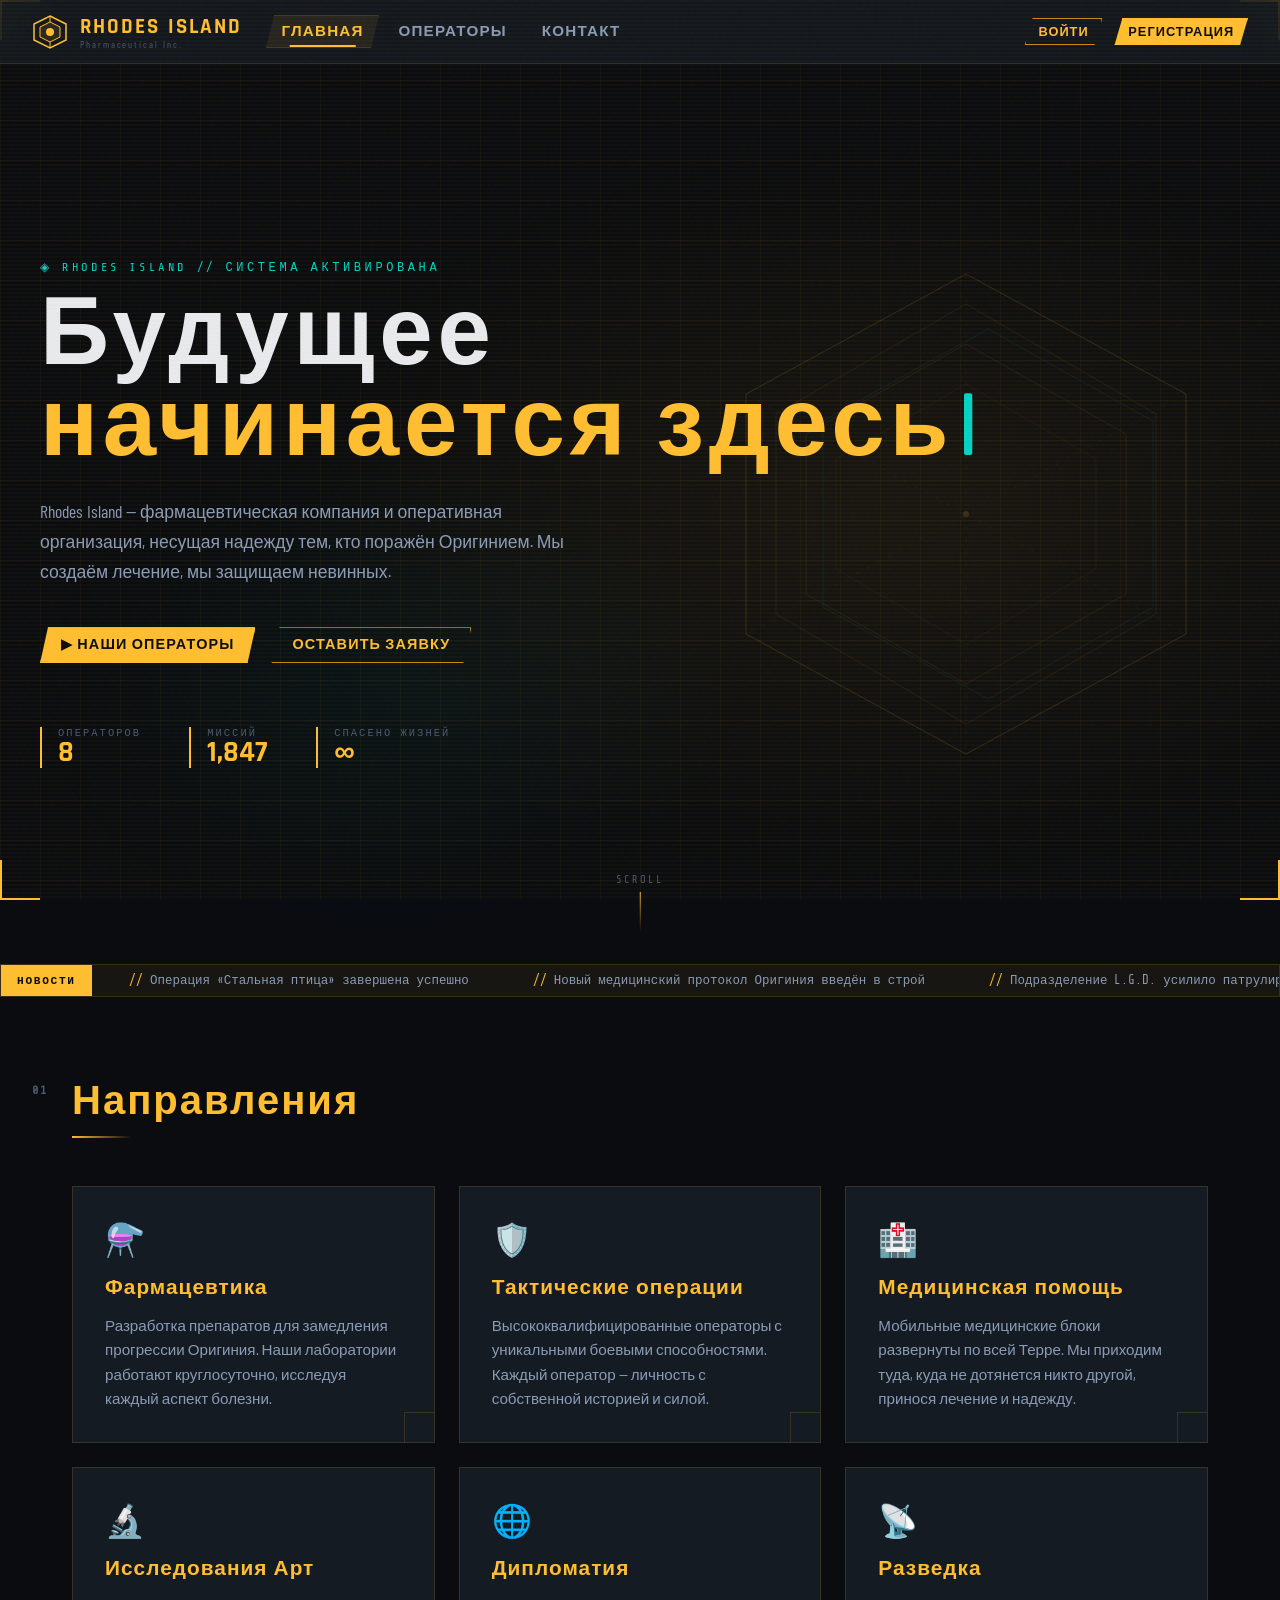
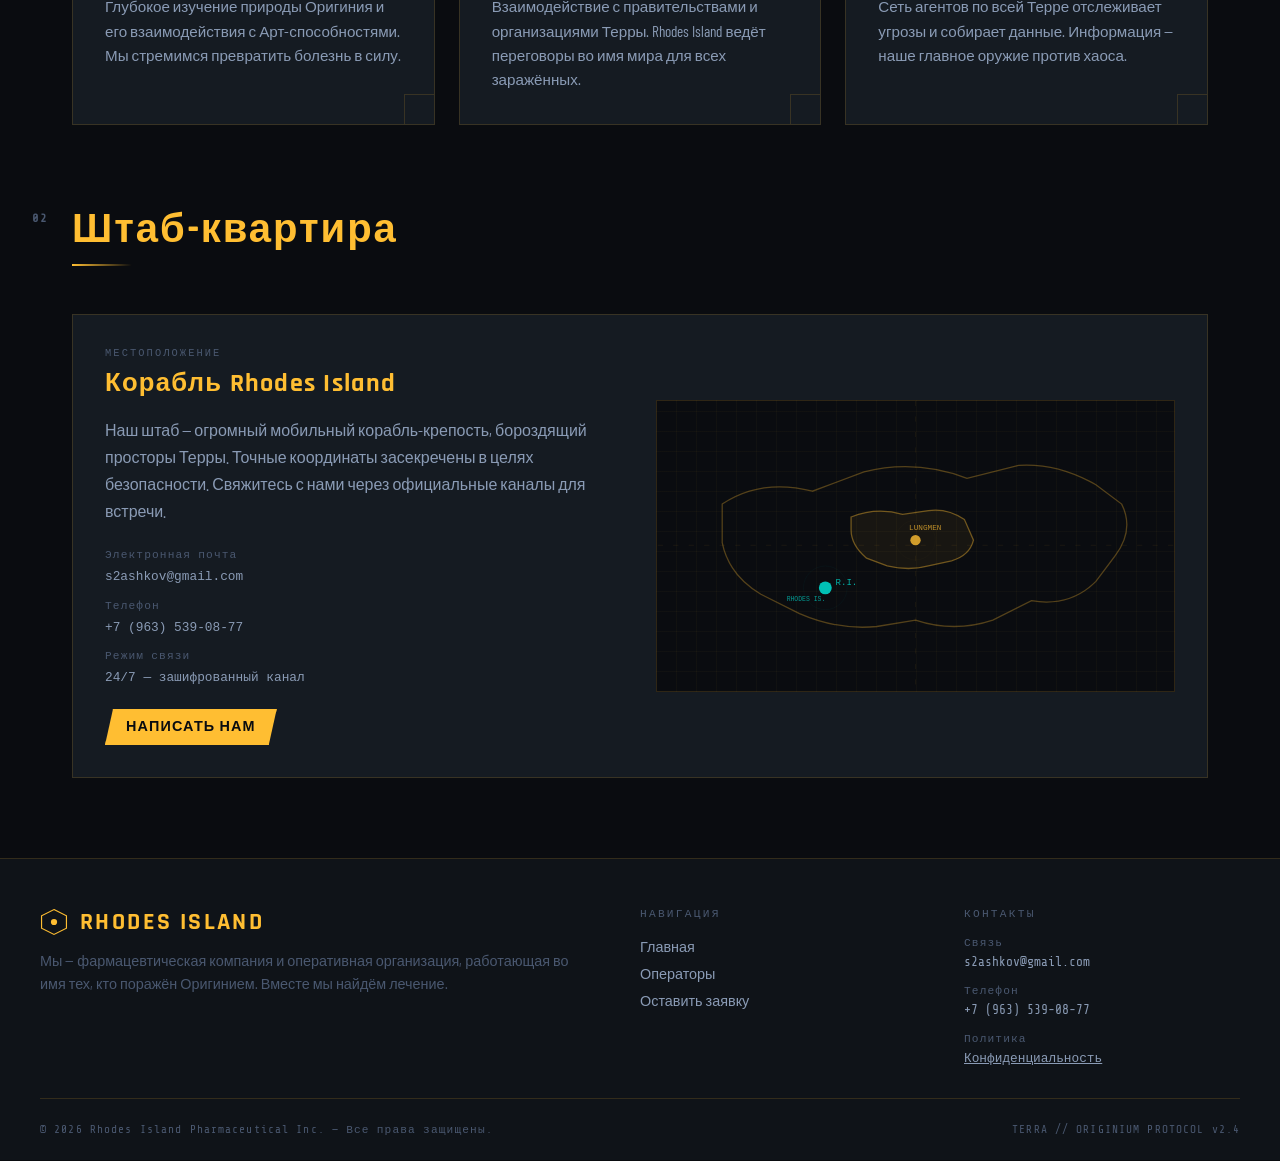
<file: index.html>
<!DOCTYPE html>
<html lang="ru">
<head>
  <meta charset="UTF-8">
  <meta name="viewport" content="width=device-width, initial-scale=1.0">
  <title>Rhodes Island — Главная</title>
  <link rel="stylesheet" href="css/style.css">
  <style>
    /* ── Hero ── */
    .hero {
      min-height: 100vh;
      display: flex; align-items: center;
      position: relative;
      overflow: hidden;
      padding: 0 2rem;
    }
    .hero-bg {
      position: absolute; inset: 0;
      background:
        radial-gradient(ellipse 70% 60% at 70% 50%, rgba(255,190,50,0.06) 0%, transparent 70%),
        radial-gradient(ellipse 40% 40% at 30% 70%, rgba(0,212,200,0.04) 0%, transparent 70%);
    }
    .hero-hex-ring {
      position: absolute;
      right: 5%;
      top: 50%;
      transform: translateY(-50%);
      width: 500px; height: 500px;
      opacity: 0.15;
      animation: hexSpin 40s linear infinite;
    }
    .hero-hex-ring2 {
      position: absolute;
      right: 8%;
      top: 50%;
      transform: translateY(-50%);
      width: 380px; height: 380px;
      opacity: 0.08;
      animation: hexSpin 25s linear infinite reverse;
    }
    .hero-content {
      max-width: 1200px; margin: 0 auto;
      width: 100%;
      position: relative; z-index: 1;
    }
    .hero-eyebrow {
      font-family: 'Share Tech Mono', monospace;
      font-size: 0.75rem;
      letter-spacing: 0.3em;
      color: var(--teal);
      text-transform: uppercase;
      margin-bottom: 1rem;
      animation: fadeInUp 0.6s ease both;
    }
    .hero-title {
      font-size: clamp(3rem, 8vw, 6rem);
      line-height: 0.95;
      margin-bottom: 1.5rem;
      animation: fadeInUp 0.6s ease 0.1s both;
    }
    .hero-title .line1 { display: block; color: var(--text-primary); }
    .hero-title .line2 {
      display: block;
      color: var(--amber);
      position: relative;
      display: inline-block;
    }
    .hero-title .line2::after {
      content: '|';
      animation: dataBlink 1s step-end infinite;
      color: var(--teal);
      margin-left: 4px;
    }
    .hero-desc {
      max-width: 540px;
      font-size: 1.1rem;
      color: var(--text-secondary);
      line-height: 1.7;
      margin-bottom: 2.5rem;
      animation: fadeInUp 0.6s ease 0.2s both;
    }
    .hero-actions {
      display: flex; gap: 1rem; flex-wrap: wrap;
      animation: fadeInUp 0.6s ease 0.3s both;
    }
    .hero-stats {
      display: flex; gap: 3rem;
      margin-top: 4rem;
      animation: fadeInUp 0.6s ease 0.4s both;
    }
    .hero-stat { border-left: 2px solid var(--amber); padding-left: 1rem; }

    /* ── Scroll indicator ── */
    .scroll-indicator {
      position: absolute;
      bottom: 2rem; left: 50%;
      transform: translateX(-50%);
      display: flex; flex-direction: column; align-items: center; gap: 0.4rem;
      color: var(--text-muted);
      font-family: 'Share Tech Mono', monospace;
      font-size: 0.65rem;
      letter-spacing: 0.2em;
      animation: fadeIn 1s ease 1s both;
    }
    .scroll-line {
      width: 1px; height: 40px;
      background: linear-gradient(var(--amber), transparent);
      animation: scanMove 2s ease-in-out infinite;
    }

    /* ── Feature cards ── */
    .features-grid {
      display: grid;
      grid-template-columns: repeat(auto-fit, minmax(280px, 1fr));
      gap: 1.5rem;
    }
    .feature-card {
      padding: 2rem;
      position: relative;
      overflow: hidden;
      cursor: default;
      transition: var(--transition);
    }
    .feature-card:hover { transform: translateY(-4px); }
    .feature-icon {
      font-size: 2rem;
      margin-bottom: 1rem;
      display: block;
    }
    .feature-title {
      font-size: 1.3rem;
      color: var(--amber);
      margin-bottom: 0.75rem;
    }
    .feature-desc { color: var(--text-secondary); font-size: 0.95rem; line-height: 1.6; }
    .feature-card::after {
      content: '';
      position: absolute;
      bottom: 0; right: 0;
      width: 60px; height: 60px;
      border-top: 1px solid var(--border);
      border-left: 1px solid var(--border);
      transform: translate(30px, 30px);
      transition: var(--transition);
    }
    .feature-card:hover::after { transform: translate(0,0); border-color: var(--amber); }

    /* ── News ticker ── */
    .ticker-wrap {
      overflow: hidden;
      background: rgba(255,190,50,0.06);
      border: 1px solid var(--border);
      padding: 0.5rem 0;
      position: relative;
    }
    .ticker-label {
      position: absolute; left: 0; top: 0; bottom: 0;
      background: var(--amber);
      color: var(--bg-deep);
      font-family: 'Share Tech Mono', monospace;
      font-size: 0.7rem;
      font-weight: bold;
      letter-spacing: 0.15em;
      padding: 0 1rem;
      display: flex; align-items: center;
      z-index: 1;
    }
    .ticker-track {
      display: flex;
      animation: tickerMove 30s linear infinite;
      padding-left: 8rem;
    }
    .ticker-track:hover { animation-play-state: paused; }
    .ticker-item {
      white-space: nowrap;
      font-family: 'Share Tech Mono', monospace;
      font-size: 0.78rem;
      color: var(--text-secondary);
      padding-right: 4rem;
    }
    .ticker-item::before { content: '// '; color: var(--amber); }
    @keyframes tickerMove {
      from { transform: translateX(0); }
      to   { transform: translateX(-50%); }
    }

    /* ── Map section ── */
    .map-section {
      background: var(--bg-card);
      border: 1px solid var(--border);
      padding: 2rem;
      position: relative;
      overflow: hidden;
    }
    .map-grid {
      display: grid;
      grid-template-columns: 1fr 1fr;
      gap: 2rem;
      align-items: center;
    }
    .map-visual {
      aspect-ratio: 16/9;
      background:
        repeating-linear-gradient(0deg, transparent, transparent 19px, rgba(255,190,50,0.06) 20px),
        repeating-linear-gradient(90deg, transparent, transparent 19px, rgba(255,190,50,0.06) 20px),
        var(--bg-deep);
      border: 1px solid var(--border);
      position: relative;
      display: flex; align-items: center; justify-content: center;
    }
    .map-dot {
      position: absolute;
      width: 8px; height: 8px;
      background: var(--amber);
      border-radius: 50%;
      box-shadow: 0 0 10px var(--amber);
    }
    .map-dot::after {
      content: '';
      position: absolute; inset: -6px;
      border-radius: 50%;
      border: 1px solid var(--amber);
      animation: cornerPulse 2s ease-in-out infinite;
    }
    @media (max-width: 768px) { .map-grid { grid-template-columns: 1fr; } .hero-hex-ring, .hero-hex-ring2 { display: none; } }
  </style>
</head>
<body>
  <header id="site-header"></header>

  <main>
    <!-- ── Hero ── -->
    <section class="hero">
      <div class="hero-bg"></div>
      <svg class="hero-hex-ring" viewBox="0 0 500 500" fill="none" xmlns="http://www.w3.org/2000/svg">
        <polygon points="250,10 470,130 470,370 250,490 30,370 30,130" stroke="#ffbe32" stroke-width="1" fill="none"/>
        <polygon points="250,40 440,150 440,350 250,460 60,350 60,150" stroke="#ffbe32" stroke-width="0.5" fill="none"/>
        <polygon points="250,80 410,170 410,330 250,420 90,330 90,170" stroke="#ffbe32" stroke-width="0.5" fill="none"/>
        <polygon points="250,120 380,195 380,305 250,380 120,305 120,195" stroke="#ffbe32" stroke-width="0.3" fill="none"/>
        <circle cx="250" cy="250" r="3" fill="#ffbe32"/>
        <line x1="250" y1="10" x2="250" y2="490" stroke="#ffbe32" stroke-width="0.3" stroke-dasharray="4,8"/>
        <line x1="30" y1="130" x2="470" y2="370" stroke="#ffbe32" stroke-width="0.3" stroke-dasharray="4,8"/>
        <line x1="470" y1="130" x2="30" y2="370" stroke="#ffbe32" stroke-width="0.3" stroke-dasharray="4,8"/>
      </svg>
      <svg class="hero-hex-ring2" viewBox="0 0 380 380" fill="none">
        <polygon points="190,5 355,97 355,283 190,375 25,283 25,97" stroke="#00d4c8" stroke-width="1" fill="none"/>
      </svg>

      <div class="hero-content">
        <p class="hero-eyebrow">◈ RHODES ISLAND // СИСТЕМА АКТИВИРОВАНА</p>
        <h1 class="hero-title">
          <span class="line1">Будущее</span>
          <span class="line2 glitch" data-text="начинается здесь">начинается здесь</span>
        </h1>
        <p class="hero-desc">
          Rhodes Island — фармацевтическая компания и оперативная организация, несущая надежду тем, кто поражён Оригинием. Мы создаём лечение, мы защищаем невинных.
        </p>
        <div class="hero-actions">
          <a href="operators.html" class="btn btn-amber">▶ Наши операторы</a>
          <a href="contact.html" class="btn btn-outline">Оставить заявку</a>
        </div>
        <div class="hero-stats">
          <div class="hero-stat">
            <div class="hud-label">Операторов</div>
            <div class="hud-value" id="stat-ops">0</div>
          </div>
          <div class="hero-stat">
            <div class="hud-label">Миссий</div>
            <div class="hud-value">1,847</div>
          </div>
          <div class="hero-stat">
            <div class="hud-label">Спасено жизней</div>
            <div class="hud-value">∞</div>
          </div>
        </div>
      </div>

      <div class="scroll-indicator">
        <span>SCROLL</span>
        <div class="scroll-line"></div>
      </div>
    </section>

    <!-- ── Ticker ── -->
    <div class="ticker-wrap">
      <span class="ticker-label">НОВОСТИ</span>
      <div class="ticker-track">
        <span class="ticker-item">Операция «Стальная птица» завершена успешно</span>
        <span class="ticker-item">Новый медицинский протокол Оригиния введён в строй</span>
        <span class="ticker-item">Подразделение L.G.D. усилило патрулирование Lungmen</span>
        <span class="ticker-item">Rhodes Island объявляет набор новых операторов</span>
        <span class="ticker-item">Конференция Originium Pharmaceutical — Terra City, 17-19 цикла</span>
        <span class="ticker-item">Операция «Стальная птица» завершена успешно</span>
        <span class="ticker-item">Новый медицинский протокол Оригиния введён в строй</span>
        <span class="ticker-item">Подразделение L.G.D. усилило патрулирование Lungmen</span>
        <span class="ticker-item">Rhodes Island объявляет набор новых операторов</span>
        <span class="ticker-item">Конференция Originium Pharmaceutical — Terra City, 17-19 цикла</span>
      </div>
    </div>

    <!-- ── Features ── -->
    <section class="section">
      <h2 class="section-title" data-num="01">Направления</h2>
      <div class="section-line"></div>
      <div class="features-grid">
        <div class="card feature-card anim-fade-up delay-1">
          <span class="feature-icon">⚗️</span>
          <h3 class="feature-title">Фармацевтика</h3>
          <p class="feature-desc">Разработка препаратов для замедления прогрессии Оригиния. Наши лаборатории работают круглосуточно, исследуя каждый аспект болезни.</p>
        </div>
        <div class="card feature-card anim-fade-up delay-2">
          <span class="feature-icon">🛡️</span>
          <h3 class="feature-title">Тактические операции</h3>
          <p class="feature-desc">Высококвалифицированные операторы с уникальными боевыми способностями. Каждый оператор — личность с собственной историей и силой.</p>
        </div>
        <div class="card feature-card anim-fade-up delay-3">
          <span class="feature-icon">🏥</span>
          <h3 class="feature-title">Медицинская помощь</h3>
          <p class="feature-desc">Мобильные медицинские блоки развернуты по всей Терре. Мы приходим туда, куда не дотянется никто другой, принося лечение и надежду.</p>
        </div>
        <div class="card feature-card anim-fade-up delay-4">
          <span class="feature-icon">🔬</span>
          <h3 class="feature-title">Исследования Арт</h3>
          <p class="feature-desc">Глубокое изучение природы Оригиния и его взаимодействия с Арт-способностями. Мы стремимся превратить болезнь в силу.</p>
        </div>
        <div class="card feature-card anim-fade-up delay-5">
          <span class="feature-icon">🌐</span>
          <h3 class="feature-title">Дипломатия</h3>
          <p class="feature-desc">Взаимодействие с правительствами и организациями Терры. Rhodes Island ведёт переговоры во имя мира для всех заражённых.</p>
        </div>
        <div class="card feature-card anim-fade-up" style="animation-delay:0.6s">
          <span class="feature-icon">📡</span>
          <h3 class="feature-title">Разведка</h3>
          <p class="feature-desc">Сеть агентов по всей Терре отслеживает угрозы и собирает данные. Информация — наше главное оружие против хаоса.</p>
        </div>
      </div>
    </section>

    <!-- ── Map/Contact promo ── -->
    <section class="section" style="padding-top:0">
      <h2 class="section-title" data-num="02">Штаб-квартира</h2>
      <div class="section-line"></div>
      <div class="map-section">
        <div class="map-grid">
          <div>
            <p class="hud-label" style="margin-bottom:0.5rem">Местоположение</p>
            <h3 style="font-size:1.6rem;color:var(--amber);margin-bottom:1rem">Корабль Rhodes Island</h3>
            <p style="color:var(--text-secondary);line-height:1.7;margin-bottom:1.5rem">
              Наш штаб — огромный мобильный корабль-крепость, бороздящий просторы Терры. Точные координаты засекречены в целях безопасности. Свяжитесь с нами через официальные каналы для встречи.
            </p>
            <div class="footer-contact" style="gap:0.5rem;margin-bottom:1.5rem">
              <span class="label">Электронная почта</span>
              <span style="font-family:monospace">s2ashkov@gmail.com</span>
              <span class="label" style="margin-top:0.4rem">Телефон</span>
              <span style="font-family:monospace">+7 (963) 539-08-77</span>
              <span class="label" style="margin-top:0.4rem">Режим связи</span>
              <span style="font-family:monospace">24/7 — зашифрованный канал</span>
            </div>
            <a href="contact.html" class="btn btn-amber">Написать нам</a>
          </div>
          <div class="map-visual">
            <svg width="100%" height="100%" viewBox="0 0 400 225" preserveAspectRatio="xMidYMid meet">
              <!-- Stylized Terra map outline -->
              <path d="M50,80 Q80,60 120,70 L160,55 Q200,45 240,60 L280,50 Q310,48 340,65 L360,80 Q370,100 355,120 L340,140 Q320,160 290,155 L260,170 Q230,180 200,170 L170,175 Q140,178 110,165 L80,150 Q55,135 50,110 Z" fill="none" stroke="rgba(255,190,50,0.3)" stroke-width="1"/>
              <path d="M150,90 Q170,82 190,88 L210,85 Q225,83 238,92 L245,108 Q242,120 228,124 L210,128 Q195,132 178,128 L162,122 Q150,112 150,100 Z" fill="rgba(255,190,50,0.06)" stroke="rgba(255,190,50,0.4)" stroke-width="1"/>
              <!-- Lungmen -->
              <circle cx="200" cy="108" r="4" fill="var(--amber)" opacity="0.8"/>
              <circle cx="200" cy="108" r="10" fill="none" stroke="var(--amber)" stroke-width="0.5" opacity="0.4">
                <animate attributeName="r" values="8;16;8" dur="3s" repeatCount="indefinite"/>
                <animate attributeName="opacity" values="0.4;0;0.4" dur="3s" repeatCount="indefinite"/>
              </circle>
              <!-- Rhodes Island ship -->
              <circle cx="130" cy="145" r="5" fill="var(--teal)" opacity="0.9"/>
              <circle cx="130" cy="145" r="12" fill="none" stroke="var(--teal)" stroke-width="0.5">
                <animate attributeName="r" values="8;18;8" dur="2.5s" repeatCount="indefinite"/>
                <animate attributeName="opacity" values="0.5;0;0.5" dur="2.5s" repeatCount="indefinite"/>
              </circle>
              <text x="138" y="143" font-family="monospace" font-size="7" fill="var(--teal)" opacity="0.8">R.I.</text>
              <!-- Labels -->
              <text x="195" y="100" font-family="monospace" font-size="6" fill="var(--amber)" opacity="0.7">LUNGMEN</text>
              <text x="100" y="155" font-family="monospace" font-size="5" fill="var(--teal)" opacity="0.7">RHODES IS.</text>
              <!-- Grid overlay -->
              <line x1="200" y1="0" x2="200" y2="225" stroke="rgba(255,190,50,0.1)" stroke-width="0.5" stroke-dasharray="4,8"/>
              <line x1="0" y1="112" x2="400" y2="112" stroke="rgba(255,190,50,0.1)" stroke-width="0.5" stroke-dasharray="4,8"/>
            </svg>
          </div>
        </div>
      </div>
    </section>
  </main>

  <footer id="site-footer"></footer>

  <script src="js/db.js"></script>
  <script src="js/layout.js"></script>
  <script src="js/app.js"></script>
  <script>
    // Animate stat counter
    document.addEventListener('DOMContentLoaded', () => {
      const target = DB.getOperators().length;
      const el = document.getElementById('stat-ops');
      let cur = 0;
      const step = () => { if (cur < target) { cur++; el.textContent = cur; requestAnimationFrame(step); } };
      setTimeout(step, 800);
    });
  </script>
</body>
</html>
</file>
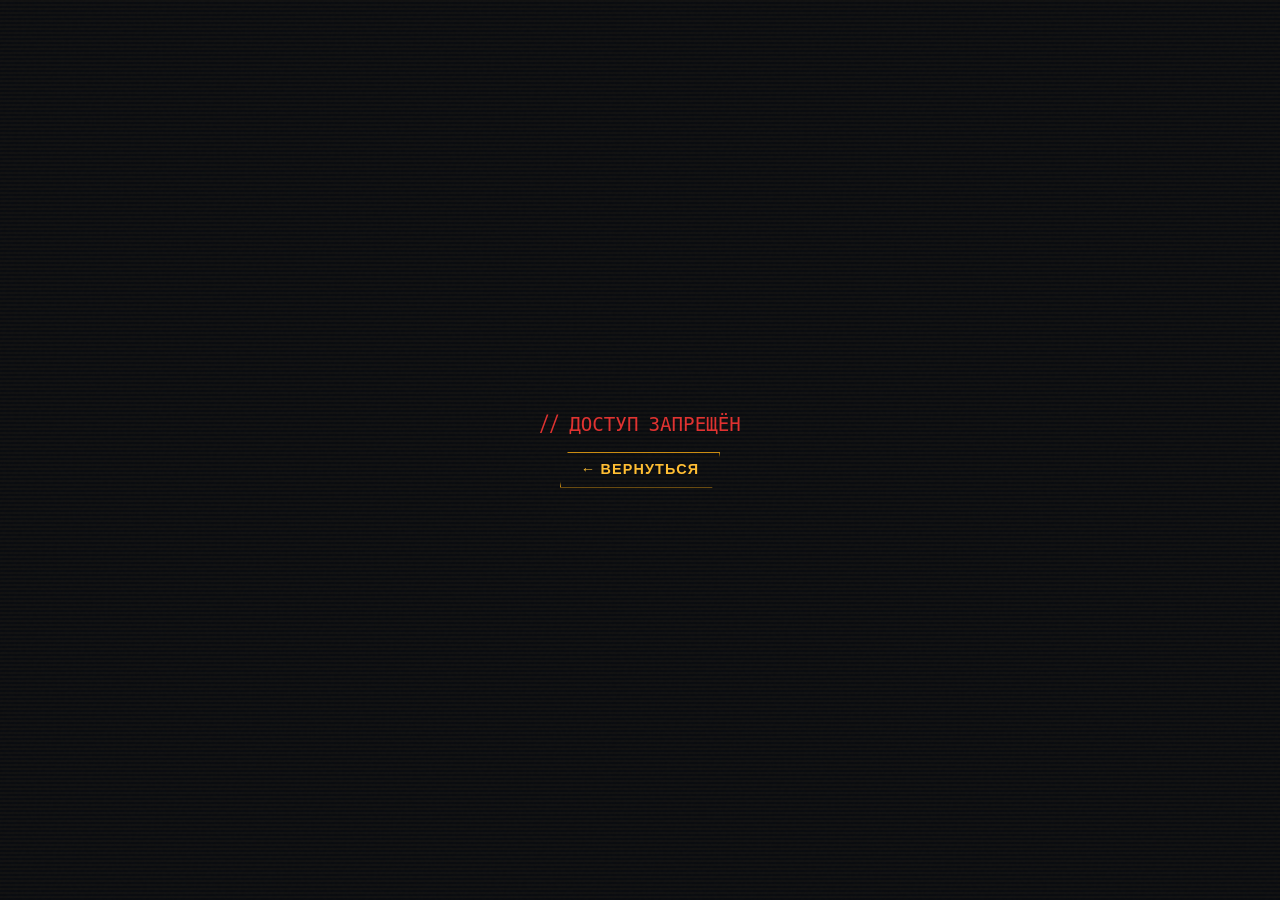
<file: admin.html>
<!DOCTYPE html>
<html lang="ru">
<head>
  <meta charset="UTF-8">
  <meta name="viewport" content="width=device-width, initial-scale=1.0">
  <title>Rhodes Island — Административная панель</title>
  <link rel="stylesheet" href="css/style.css">
  <style>
    .admin-layout {
      display: grid;
      grid-template-columns: 240px 1fr;
      min-height: calc(100vh - 64px);
    }

    /* Sidebar */
    .admin-sidebar {
      background: var(--bg-panel);
      border-right: 1px solid var(--border);
      padding: 1.5rem 0;
      position: sticky; top: 64px;
      height: calc(100vh - 64px);
      overflow-y: auto;
    }
    .sidebar-section-label {
      font-family: 'Share Tech Mono', monospace;
      font-size: 0.65rem; letter-spacing: 0.2em;
      color: var(--text-muted); text-transform: uppercase;
      padding: 0.5rem 1.25rem;
      margin-top: 1rem;
    }
    .sidebar-link {
      display: flex; align-items: center; gap: 0.75rem;
      padding: 0.65rem 1.25rem;
      color: var(--text-secondary);
      font-family: 'Rajdhani', sans-serif;
      font-weight: 600; font-size: 0.95rem;
      letter-spacing: 0.05em;
      cursor: pointer;
      transition: var(--transition);
      border-left: 2px solid transparent;
    }
    .sidebar-link:hover, .sidebar-link.active {
      color: var(--amber);
      background: rgba(255,190,50,0.06);
      border-left-color: var(--amber);
    }
    .sidebar-icon { font-size: 1rem; }
    .sidebar-badge {
      margin-left: auto;
      font-family: 'Share Tech Mono', monospace;
      font-size: 0.65rem;
      background: rgba(255,190,50,0.15);
      color: var(--amber);
      padding: 1px 6px;
      border-radius: 2px;
    }

    /* Main area */
    .admin-main { padding: 2rem; }
    .admin-header {
      display: flex; align-items: center; justify-content: space-between;
      margin-bottom: 2rem;
      padding-bottom: 1rem;
      border-bottom: 1px solid var(--border);
    }
    .admin-title {
      font-size: 1.8rem; color: var(--amber);
    }
    .admin-subtitle {
      font-family: 'Share Tech Mono', monospace;
      font-size: 0.7rem; color: var(--text-muted);
      letter-spacing: 0.15em; margin-top: 0.25rem;
    }

    /* Stats row */
    .stats-row {
      display: grid;
      grid-template-columns: repeat(auto-fit, minmax(160px, 1fr));
      gap: 1rem; margin-bottom: 2rem;
    }
    .stat-card {
      background: var(--bg-card);
      border: 1px solid var(--border);
      padding: 1.25rem;
      position: relative; overflow: hidden;
      transition: var(--transition);
    }
    .stat-card:hover { border-color: var(--border-hot); }
    .stat-card::before {
      content: '';
      position: absolute; bottom: 0; left: 0; right: 0;
      height: 2px;
      background: linear-gradient(90deg, var(--amber), transparent);
    }
    .stat-value { font-size: 2.5rem; color: var(--amber); font-weight: 700; font-family: 'Rajdhani', sans-serif; line-height: 1; }
    .stat-label { font-family: 'Share Tech Mono', monospace; font-size: 0.65rem; color: var(--text-muted); letter-spacing: 0.15em; text-transform: uppercase; margin-top: 0.25rem; }

    /* Panel views */
    .view { display: none; }
    .view.active { display: block; }

    /* Requests table */
    .req-filters { display: flex; gap: 0.5rem; margin-bottom: 1rem; }
    .detail-btn { cursor: pointer; color: var(--teal); font-family: monospace; font-size: 0.8rem; background: none; border: none; }
    .detail-btn:hover { text-decoration: underline; }

    /* Users table */
    .user-avatar { font-size: 1.2rem; }

    /* Log feed */
    .log-feed {
      font-family: 'Share Tech Mono', monospace;
      font-size: 0.78rem;
      color: var(--text-secondary);
      line-height: 2;
    }
    .log-ts { color: var(--text-muted); margin-right: 0.75rem; }
    .log-ok { color: var(--teal); }
    .log-warn { color: var(--amber); }

    @media (max-width: 900px) {
      .admin-layout { grid-template-columns: 1fr; }
      .admin-sidebar { position: static; height: auto; display: flex; flex-wrap: wrap; gap: 0; }
      .sidebar-section-label { display: none; }
    }
  </style>
</head>
<body>
  <header id="site-header"></header>

  <main>
    <div class="admin-layout">
      <!-- Sidebar -->
      <aside class="admin-sidebar">
        <div>
          <div class="sidebar-section-label">Главное</div>
          <div class="sidebar-link active" data-view="dashboard" onclick="switchView('dashboard', this)">
            <span class="sidebar-icon">📊</span> Дашборд
          </div>
          <div class="sidebar-section-label">Данные</div>
          <div class="sidebar-link" data-view="requests" onclick="switchView('requests', this)">
            <span class="sidebar-icon">📋</span> Заявки
            <span class="sidebar-badge" id="badge-req">0</span>
          </div>
          <div class="sidebar-link" data-view="users" onclick="switchView('users', this)">
            <span class="sidebar-icon">👥</span> Пользователи
          </div>
          <div class="sidebar-section-label">Система</div>
          <div class="sidebar-link" data-view="log" onclick="switchView('log', this)">
            <span class="sidebar-icon">📡</span> Системный лог
          </div>
        </div>
      </aside>

      <!-- Main content -->
      <div class="admin-main">
        <div class="admin-header">
          <div>
            <h1 class="admin-title">// Административная панель</h1>
            <p class="admin-subtitle">RHODES ISLAND — CLASSIFIED ACCESS</p>
          </div>
          <span id="current-time" class="hud-label" style="font-family:monospace"></span>
        </div>

        <!-- Dashboard View -->
        <div id="view-dashboard" class="view active">
          <div class="stats-row">
            <div class="stat-card">
              <div class="stat-value" id="s-users">0</div>
              <div class="stat-label">Пользователей</div>
            </div>
            <div class="stat-card">
              <div class="stat-value" id="s-reqs">0</div>
              <div class="stat-label">Заявок всего</div>
            </div>
            <div class="stat-card">
              <div class="stat-value" id="s-pending">0</div>
              <div class="stat-label">Ожидают</div>
            </div>
            <div class="stat-card">
              <div class="stat-value" id="s-approved">0</div>
              <div class="stat-label">Одобрено</div>
            </div>
            <div class="stat-card">
              <div class="stat-value" id="s-ops">0</div>
              <div class="stat-label">Операторов</div>
            </div>
          </div>

          <h3 style="color:var(--amber);font-family:'Rajdhani',sans-serif;font-size:1.2rem;margin-bottom:1rem">Последние заявки</h3>
          <div id="recent-requests"></div>
        </div>

        <!-- Requests View -->
        <div id="view-requests" class="view">
          <h2 style="color:var(--amber);margin-bottom:1rem">Все заявки</h2>
          <div class="req-filters">
            <button class="filter-btn active" data-rf="all" onclick="filterReqs('all',this)">Все</button>
            <button class="filter-btn" data-rf="pending" onclick="filterReqs('pending',this)">Ожидание</button>
            <button class="filter-btn" data-rf="approved" onclick="filterReqs('approved',this)">Одобрено</button>
            <button class="filter-btn" data-rf="rejected" onclick="filterReqs('rejected',this)">Отклонено</button>
          </div>
          <div id="all-requests"></div>
        </div>

        <!-- Users View -->
        <div id="view-users" class="view">
          <h2 style="color:var(--amber);margin-bottom:1rem">Пользователи</h2>
          <div class="panel">
            <table class="data-table" id="users-table">
              <thead>
                <tr>
                  <th>Аватар</th>
                  <th>Позывной</th>
                  <th>Имя</th>
                  <th>Роль</th>
                  <th>Дата регистрации</th>
                </tr>
              </thead>
              <tbody id="users-tbody"></tbody>
            </table>
          </div>
        </div>

        <!-- Log View -->
        <div id="view-log" class="view">
          <h2 style="color:var(--amber);margin-bottom:1rem">Системный лог</h2>
          <div class="panel">
            <div class="log-feed" id="log-feed"></div>
          </div>
        </div>
      </div>
    </div>
  </main>

  <footer id="site-footer"></footer>

  <script src="js/db.js"></script>
  <script src="js/layout.js"></script>
  <script src="js/app.js"></script>
  <script>
    // Guard
    document.addEventListener('DOMContentLoaded', () => {
      if (!DB.isAdmin()) {
        document.querySelector('.admin-layout').innerHTML = `
          <div style="grid-column:1/-1;display:flex;flex-direction:column;align-items:center;justify-content:center;height:60vh;gap:1rem">
            <p style="font-family:'Share Tech Mono',monospace;color:var(--red);font-size:1.2rem">// ДОСТУП ЗАПРЕЩЁН</p>
            <p style="color:var(--text-muted)">Требуются права администратора.</p>
            <a href="index.html" class="btn btn-outline">← На главную</a>
          </div>`;
        return;
      }
      initAdmin();
    });

    let reqFilter = 'all';

    function initAdmin() {
      updateClock();
      setInterval(updateClock, 1000);
      updateStats();
      renderRecentRequests();
      renderAllRequests();
      renderUsers();
      renderLog();
    }

    function updateClock() {
      const el = document.getElementById('current-time');
      if (el) el.textContent = new Date().toLocaleTimeString('ru-RU');
    }

    function updateStats() {
      const users   = DB.getOperators ? [] : [];
      const reqs    = DB.getRequests();
      const allUsers = JSON.parse(localStorage.getItem('ark_users') || '[]');
      const ops     = DB.getOperators();

      document.getElementById('s-users').textContent   = allUsers.length;
      document.getElementById('s-reqs').textContent    = reqs.length;
      document.getElementById('s-pending').textContent = reqs.filter(r => r.status === 'pending').length;
      document.getElementById('s-approved').textContent= reqs.filter(r => r.status === 'approved').length;
      document.getElementById('s-ops').textContent     = ops.length;
      document.getElementById('badge-req').textContent = reqs.filter(r => r.status === 'pending').length;
    }

    function renderRecentRequests() {
      const el  = document.getElementById('recent-requests');
      const all = DB.getRequests().slice(-5).reverse();
      if (!all.length) { el.innerHTML = '<p style="color:var(--text-muted);font-family:monospace;font-size:0.85rem">// Заявок пока нет</p>'; return; }
      el.innerHTML = buildReqTable(all);
    }

    function renderAllRequests() {
      const el  = document.getElementById('all-requests');
      const all = DB.getRequests();
      const filtered = reqFilter === 'all' ? all : all.filter(r => r.status === reqFilter);
      if (!filtered.length) { el.innerHTML = '<p style="color:var(--text-muted);font-family:monospace;font-size:0.85rem;padding:1rem">// Заявок нет</p>'; return; }
      el.innerHTML = buildReqTable(filtered.reverse(), true);
    }

    function buildReqTable(reqs, showActions = false) {
      const statusLabel = { pending: 'Ожидание', approved: 'Одобрено', rejected: 'Отклонено' };
      const typeLabel = { medical:'Медицинская', recruitment:'Вступление', tactical:'Тактическая', research:'Исследование', other:'Другое' };
      return `
        <div class="panel" style="padding:0;overflow:auto">
          <table class="data-table">
            <thead><tr>
              <th>Дата</th><th>Автор</th><th>Тема</th><th>Тип</th><th>Статус</th>
              ${showActions ? '<th>Действия</th>' : ''}
            </tr></thead>
            <tbody>
              ${reqs.map(r => `
                <tr>
                  <td>${new Date(r.createdAt).toLocaleDateString('ru-RU')}</td>
                  <td><strong style="color:var(--text-primary)">${r.displayName}</strong><br><span style="font-family:monospace;font-size:0.7rem;color:var(--text-muted)">${r.username}</span></td>
                  <td style="max-width:200px">${r.subject}</td>
                  <td><span class="chip">${typeLabel[r.type] || r.type}</span></td>
                  <td><span class="status-badge status-${r.status}">${statusLabel[r.status]}</span></td>
                  ${showActions ? `
                    <td style="white-space:nowrap">
                      <button class="detail-btn" onclick="viewRequest(${r.id})">Детали</button>
                      ${r.status === 'pending' ? `
                        <button class="detail-btn" style="color:var(--teal)" onclick="changeStatus(${r.id},'approved')">✓</button>
                        <button class="detail-btn" style="color:var(--red)" onclick="changeStatus(${r.id},'rejected')">✕</button>
                      ` : ''}
                    </td>` : '<td></td>'}
                </tr>
              `).join('')}
            </tbody>
          </table>
        </div>`;
    }

    function viewRequest(id) {
      const r = DB.getRequests().find(r => r.id === id);
      if (!r) return;
      const statusLabel = { pending: 'Ожидание', approved: 'Одобрено', rejected: 'Отклонено' };
      Modal.open(`
        <div class="modal-header">
          <span class="modal-title">// ЗАЯВКА #${r.id}</span>
          <button class="modal-close" onclick="Modal.close()">✕</button>
        </div>
        <div class="modal-body">
          <div style="display:grid;grid-template-columns:1fr 1fr;gap:1rem;margin-bottom:1.5rem">
            <div><div class="hud-label">Автор</div><div style="color:var(--text-primary);font-weight:600">${r.displayName}</div><div style="font-family:monospace;font-size:0.75rem;color:var(--text-muted)">${r.username}</div></div>
            <div><div class="hud-label">Дата</div><div style="color:var(--text-primary)">${new Date(r.createdAt).toLocaleString('ru-RU')}</div></div>
            <div><div class="hud-label">Тема</div><div style="color:var(--text-primary)">${r.subject}</div></div>
            <div><div class="hud-label">Статус</div><span class="status-badge status-${r.status}">${statusLabel[r.status]}</span></div>
          </div>
          <div class="hud-label" style="margin-bottom:0.5rem">Сообщение</div>
          <div style="background:var(--bg-deep);border:1px solid var(--border);padding:1rem;color:var(--text-secondary);line-height:1.7;font-size:0.9rem">${r.message}</div>
          ${r.status === 'pending' ? `
            <div style="display:flex;gap:0.75rem;margin-top:1.5rem">
              <button class="btn btn-teal btn-sm" onclick="changeStatus(${r.id},'approved');Modal.close()">✓ Одобрить</button>
              <button class="btn btn-danger btn-sm" onclick="changeStatus(${r.id},'rejected');Modal.close()">✕ Отклонить</button>
            </div>` : ''}
        </div>
      `);
    }

    function changeStatus(id, status) {
      DB.updateRequestStatus(id, status);
      updateStats();
      renderRecentRequests();
      renderAllRequests();
      const label = status === 'approved' ? 'Одобрено' : 'Отклонено';
      showToast(`Заявка ${label.toLowerCase()}.`, status === 'approved' ? 'success' : 'error');
    }

    function filterReqs(f, btn) {
      reqFilter = f;
      document.querySelectorAll('.req-filters .filter-btn').forEach(b => b.classList.remove('active'));
      btn.classList.add('active');
      renderAllRequests();
    }

    function renderUsers() {
      const tbody = document.getElementById('users-tbody');
      const users = JSON.parse(localStorage.getItem('ark_users') || '[]');
      tbody.innerHTML = users.map(u => `
        <tr>
          <td class="user-avatar">${u.avatar}</td>
          <td style="font-family:monospace;color:var(--text-primary)">${u.username}</td>
          <td>${u.displayName}</td>
          <td><span class="user-badge ${u.role === 'admin' ? 'admin' : ''}">${u.role === 'admin' ? '⚡ ADMIN' : '◈ USER'}</span></td>
          <td style="font-family:monospace;font-size:0.8rem;color:var(--text-muted)">${new Date(u.createdAt).toLocaleDateString('ru-RU')}</td>
        </tr>
      `).join('');
    }

    function renderLog() {
      const el = document.getElementById('log-feed');
      const users = JSON.parse(localStorage.getItem('ark_users') || '[]');
      const reqs  = DB.getRequests();
      const ops   = DB.getOperators();
      const now   = new Date().toLocaleTimeString('ru-RU');
      el.innerHTML = [
        `<div><span class="log-ts">[${now}]</span><span class="log-ok">INIT</span> — База данных инициализирована</div>`,
        `<div><span class="log-ts">[${now}]</span><span class="log-ok">OK</span> — Загружено пользователей: ${users.length}</div>`,
        `<div><span class="log-ts">[${now}]</span><span class="log-ok">OK</span> — Загружено операторов: ${ops.length}</div>`,
        `<div><span class="log-ts">[${now}]</span><span class="log-ok">OK</span> — Заявок в базе: ${reqs.length}</div>`,
        `<div><span class="log-ts">[${now}]</span><span class="log-warn">INFO</span> — Ожидают обработки: ${reqs.filter(r=>r.status==='pending').length}</div>`,
        `<div><span class="log-ts">[${now}]</span><span class="log-ok">OK</span> — Административный модуль активен</div>`,
        `<div><span class="log-ts">[${now}]</span><span class="log-ok">SECURE</span> — Шифрование канала: AES-256 (Originium Protocol)</div>`,
        ...reqs.slice(-5).reverse().map(r => `<div><span class="log-ts">[${new Date(r.createdAt).toLocaleTimeString('ru-RU')}]</span><span class="log-warn">REQUEST</span> — ${r.username}: "${r.subject}"</div>`),
      ].join('');
    }

    function switchView(view, el) {
      document.querySelectorAll('.view').forEach(v => v.classList.remove('active'));
      document.getElementById('view-' + view).classList.add('active');
      document.querySelectorAll('.sidebar-link').forEach(l => l.classList.remove('active'));
      el.classList.add('active');
    }
  </script>
</body>
</html>
</file>
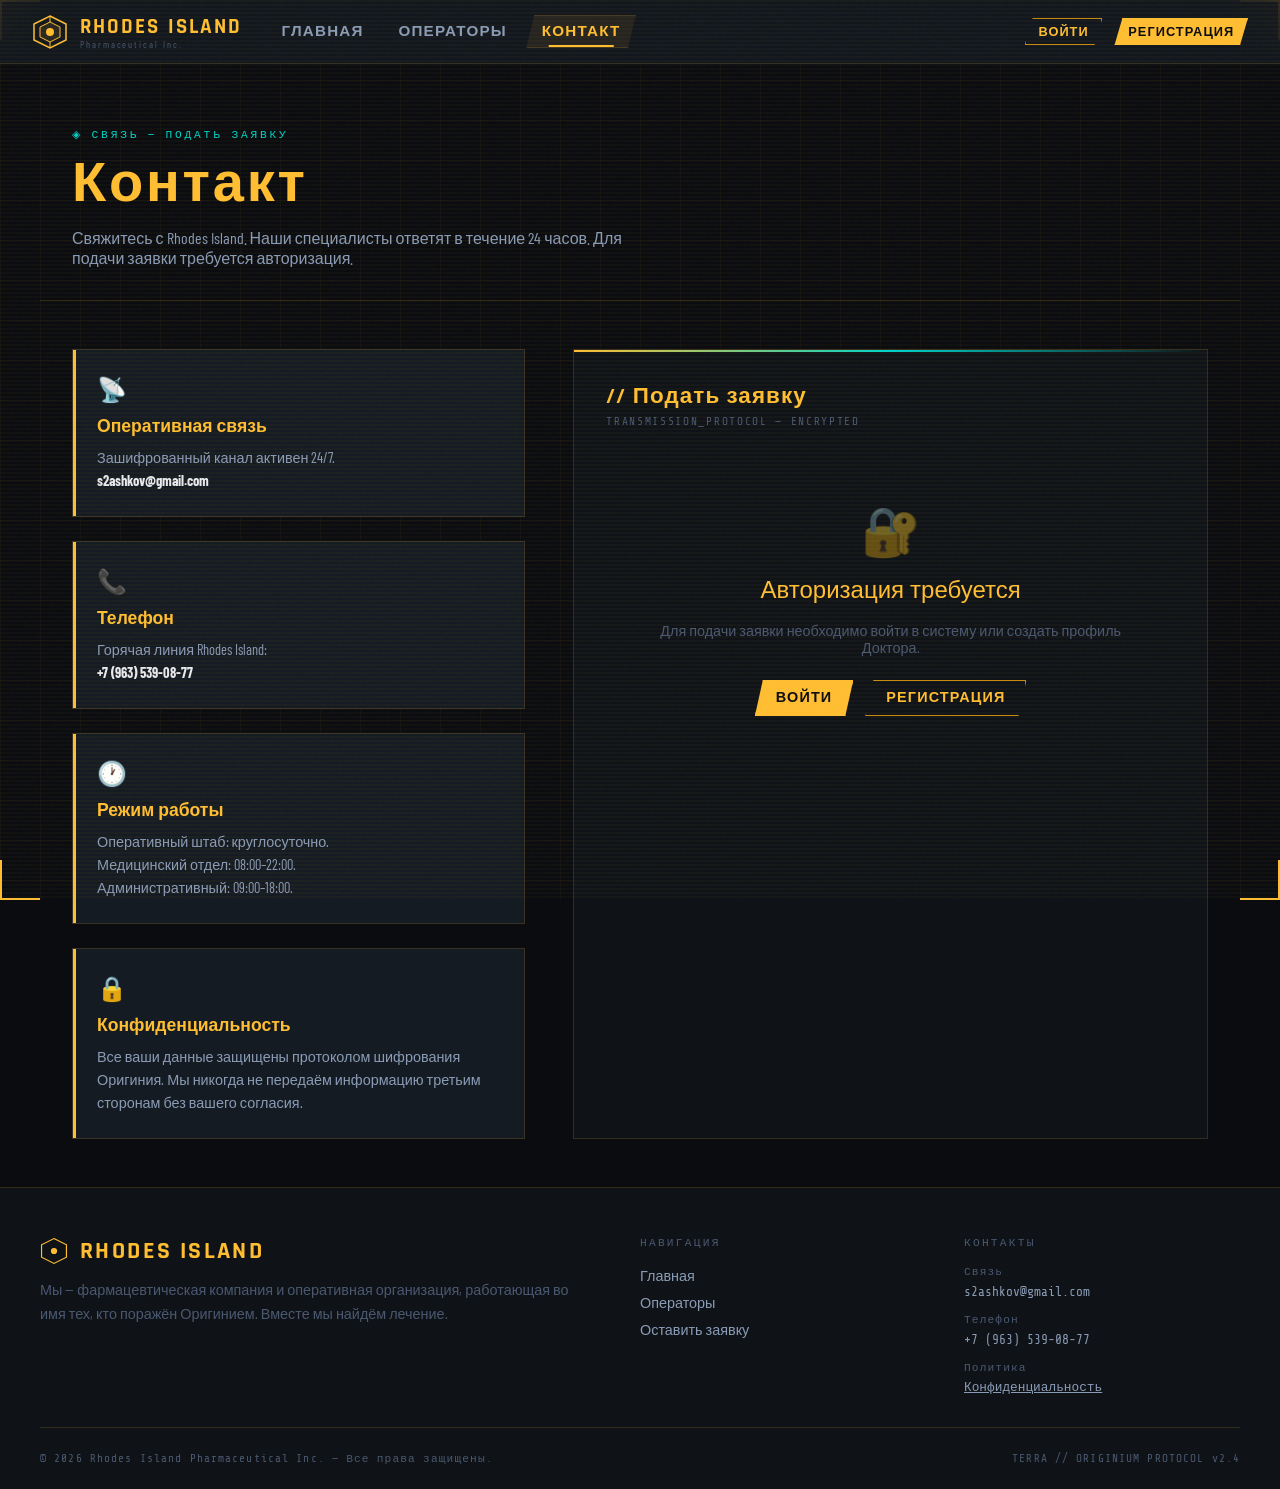
<file: contact.html>
<!DOCTYPE html>
<html lang="ru">
<head>
  <meta charset="UTF-8">
  <meta name="viewport" content="width=device-width, initial-scale=1.0">
  <title>Rhodes Island — Контакт</title>
  <link rel="stylesheet" href="css/style.css">
  <style>
    .page-hero {
      padding: 4rem 2rem 2rem;
      max-width: 1200px; margin: 0 auto;
      border-bottom: 1px solid var(--border);
    }
    .page-eyebrow {
      font-family: 'Share Tech Mono', monospace;
      font-size: 0.7rem; letter-spacing: 0.25em;
      color: var(--teal); text-transform: uppercase;
      margin-bottom: 0.5rem;
    }
    .page-title { font-size: clamp(2rem, 5vw, 3.5rem); color: var(--amber); }
    .page-desc { color: var(--text-secondary); margin-top: 0.5rem; max-width: 600px; }

    .contact-layout {
      display: grid;
      grid-template-columns: 1fr 1.4fr;
      gap: 3rem;
      padding: 3rem 2rem;
      max-width: 1200px; margin: 0 auto;
    }

    .info-block { display: flex; flex-direction: column; gap: 1.5rem; }

    .info-card {
      background: var(--bg-card);
      border: 1px solid var(--border);
      padding: 1.5rem;
      position: relative;
      overflow: hidden;
      transition: var(--transition);
    }
    .info-card:hover { border-color: var(--border-hot); }
    .info-card::before {
      content: '';
      position: absolute; top: 0; left: 0;
      width: 3px; height: 100%;
      background: var(--amber);
    }
    .info-card-icon { font-size: 1.5rem; margin-bottom: 0.75rem; }
    .info-card-title {
      font-family: 'Rajdhani', sans-serif;
      font-weight: 700; font-size: 1.1rem;
      color: var(--amber); margin-bottom: 0.5rem;
    }
    .info-card-text { color: var(--text-secondary); font-size: 0.9rem; line-height: 1.6; }

    /* Form */
    .form-card {
      background: var(--bg-panel);
      border: 1px solid var(--border);
      padding: 2rem;
      position: relative;
    }
    .form-card::before {
      content: '';
      position: absolute; top: 0; left: 0; right: 0;
      height: 2px;
      background: linear-gradient(90deg, var(--amber), var(--teal), transparent);
    }
    .form-title {
      font-family: 'Rajdhani', sans-serif;
      font-size: 1.4rem; color: var(--amber);
      margin-bottom: 0.25rem;
    }
    .form-subtitle {
      font-family: 'Share Tech Mono', monospace;
      font-size: 0.7rem; color: var(--text-muted);
      letter-spacing: 0.15em; margin-bottom: 1.5rem;
    }

    /* Auth wall */
    .auth-wall {
      display: flex; flex-direction: column;
      align-items: center; justify-content: center;
      padding: 3rem; text-align: center; gap: 1rem;
    }
    .auth-wall-icon { font-size: 3rem; opacity: 0.4; }
    .auth-wall-title {
      font-family: 'Rajdhani', sans-serif;
      font-size: 1.5rem; color: var(--amber);
    }
    .auth-wall-text { color: var(--text-muted); font-size: 0.9rem; }
    .auth-wall-btns { display: flex; gap: 0.75rem; margin-top: 0.5rem; }

    /* My requests */
    .my-requests { margin-top: 3rem; }
    .req-item {
      background: var(--bg-card);
      border: 1px solid var(--border);
      padding: 1rem 1.25rem;
      margin-bottom: 0.75rem;
      display: grid;
      grid-template-columns: 1fr auto;
      gap: 0.5rem;
      align-items: center;
      transition: var(--transition);
    }
    .req-item:hover { border-color: var(--border-hot); }
    .req-subject {
      font-family: 'Rajdhani', sans-serif;
      font-weight: 600; color: var(--text-primary);
    }
    .req-meta { color: var(--text-muted); font-family: monospace; font-size: 0.75rem; }

    @media (max-width: 768px) {
      .contact-layout { grid-template-columns: 1fr; }
    }
  </style>
</head>
<body>
  <header id="site-header"></header>

  <main>
    <div class="page-hero">
      <p class="page-eyebrow">◈ СВЯЗЬ — ПОДАТЬ ЗАЯВКУ</p>
      <h1 class="page-title">Контакт</h1>
      <p class="page-desc">Свяжитесь с Rhodes Island. Наши специалисты ответят в течение 24 часов. Для подачи заявки требуется авторизация.</p>
    </div>

    <div class="contact-layout">
      <!-- Left: Info -->
      <div class="info-block">
        <div class="info-card anim-slide-left delay-1">
          <div class="info-card-icon">📡</div>
          <div class="info-card-title">Оперативная связь</div>
          <div class="info-card-text">
            Зашифрованный канал активен 24/7.<br>
            <strong style="color:var(--text-primary)">s2ashkov@gmail.com</strong>
          </div>
        </div>
        <div class="info-card anim-slide-left delay-2">
          <div class="info-card-icon">📞</div>
          <div class="info-card-title">Телефон</div>
          <div class="info-card-text">
            Горячая линия Rhodes Island:<br>
            <strong style="color:var(--text-primary)">+7 (963) 539-08-77</strong>
          </div>
        </div>
        <div class="info-card anim-slide-left delay-3">
          <div class="info-card-icon">🕐</div>
          <div class="info-card-title">Режим работы</div>
          <div class="info-card-text">
            Оперативный штаб: круглосуточно.<br>
            Медицинский отдел: 08:00–22:00.<br>
            Административный: 09:00–18:00.
          </div>
        </div>
        <div class="info-card anim-slide-left delay-4">
          <div class="info-card-icon">🔒</div>
          <div class="info-card-title">Конфиденциальность</div>
          <div class="info-card-text">
            Все ваши данные защищены протоколом шифрования Оригиния. Мы никогда не передаём информацию третьим сторонам без вашего согласия.
          </div>
        </div>

        <!-- My submitted requests (for logged-in users) -->
        <div id="my-requests-block" style="display:none">
          <h3 style="font-family:'Rajdhani',sans-serif;color:var(--amber);margin-bottom:1rem;font-size:1.2rem">// Мои заявки</h3>
          <div id="my-requests-list"></div>
        </div>
      </div>

      <!-- Right: Form -->
      <div class="form-card anim-fade-up delay-2">
        <h2 class="form-title">// Подать заявку</h2>
        <p class="form-subtitle">TRANSMISSION_PROTOCOL — ENCRYPTED</p>

        <!-- Auth wall (shown when not logged in) -->
        <div id="auth-wall">
          <div class="auth-wall">
            <div class="auth-wall-icon">🔐</div>
            <div class="auth-wall-title">Авторизация требуется</div>
            <p class="auth-wall-text">Для подачи заявки необходимо войти в систему или создать профиль Доктора.</p>
            <div class="auth-wall-btns">
              <button class="btn btn-amber" onclick="Auth.showLogin()">Войти</button>
              <button class="btn btn-outline" onclick="Auth.showRegister()">Регистрация</button>
            </div>
          </div>
        </div>

        <!-- Actual form (shown when logged in) -->
        <div id="contact-form" style="display:none">
          <div id="form-alert"></div>
          <div class="form-group">
            <label class="form-label">Тип обращения</label>
            <select id="f-type" class="form-select">
              <option value="medical">Медицинская помощь</option>
              <option value="recruitment">Вступление в Rhodes Island</option>
              <option value="tactical">Тактическая поддержка</option>
              <option value="research">Исследовательское сотрудничество</option>
              <option value="other">Другое</option>
            </select>
          </div>
          <div class="form-group">
            <label class="form-label">Тема</label>
            <input id="f-subject" class="form-input" type="text" placeholder="Кратко опишите цель обращения">
          </div>
          <div class="form-group">
            <label class="form-label">Сообщение</label>
            <textarea id="f-message" class="form-textarea" rows="5" placeholder="Подробно изложите вашу ситуацию. Мы постараемся помочь..."></textarea>
          </div>
          <div style="display:flex; align-items:center; gap:1rem; flex-wrap:wrap">
            <button class="btn btn-amber" onclick="submitForm()">▶ Отправить заявку</button>
            <span id="sender-name" style="font-family:monospace;font-size:0.8rem;color:var(--text-muted)"></span>
          </div>
        </div>
      </div>
    </div>
  </main>

  <footer id="site-footer"></footer>

  <script src="js/db.js"></script>
  <script src="js/layout.js"></script>
  <script src="js/app.js"></script>
  <script>
    function initContactPage() {
      const user = DB.currentUser();
      const wall = document.getElementById('auth-wall');
      const form = document.getElementById('contact-form');
      const myBlock = document.getElementById('my-requests-block');

      if (user) {
        wall.style.display = 'none';
        form.style.display = 'block';
        document.getElementById('sender-name').textContent = `Отправитель: ${user.displayName}`;
        renderMyRequests(user);
      } else {
        wall.style.display = 'block';
        form.style.display = 'none';
        myBlock.style.display = 'none';
      }
    }

    function renderMyRequests(user) {
      const all = DB.getRequests().filter(r => r.userId === user.id);
      const block = document.getElementById('my-requests-block');
      const list  = document.getElementById('my-requests-list');

      if (!all.length) { block.style.display = 'none'; return; }
      block.style.display = 'block';

      const statusLabel = { pending: 'Ожидание', approved: 'Одобрено', rejected: 'Отклонено' };
      list.innerHTML = all.map(r => `
        <div class="req-item">
          <div>
            <div class="req-subject">${r.subject}</div>
            <div class="req-meta">${new Date(r.createdAt).toLocaleDateString('ru-RU')} — ${r.type}</div>
          </div>
          <span class="status-badge status-${r.status}">${statusLabel[r.status]}</span>
        </div>
      `).join('');
    }

    function submitForm() {
      const subject = document.getElementById('f-subject').value.trim();
      const message = document.getElementById('f-message').value.trim();
      const type    = document.getElementById('f-type').value;

      if (!subject) { showAlert('form-alert', 'Заполните поле "Тема".', 'error'); return; }
      if (!message) { showAlert('form-alert', 'Заполните поле "Сообщение".', 'error'); return; }

      const res = DB.submitRequest({ subject, message, type });
      if (!res.ok) { showAlert('form-alert', res.error, 'error'); return; }

      document.getElementById('f-subject').value = '';
      document.getElementById('f-message').value = '';
      showAlert('form-alert', '✓ Заявка успешно отправлена. Ожидайте ответа.', 'success');
      renderMyRequests(DB.currentUser());
    }

    // Re-init after login
    const origRenderHeader = window.renderHeader;
    document.addEventListener('DOMContentLoaded', () => {
      initContactPage();
    });

    // Patch Auth callbacks to re-init form
    const _origLogin = Auth.doLogin.bind(Auth);
    Auth.doLogin = function() {
      _origLogin();
      setTimeout(initContactPage, 100);
    };
    const _origReg = Auth.doRegister.bind(Auth);
    Auth.doRegister = function() {
      _origReg();
      setTimeout(initContactPage, 100);
    };
  </script>
</body>
</html>
</file>
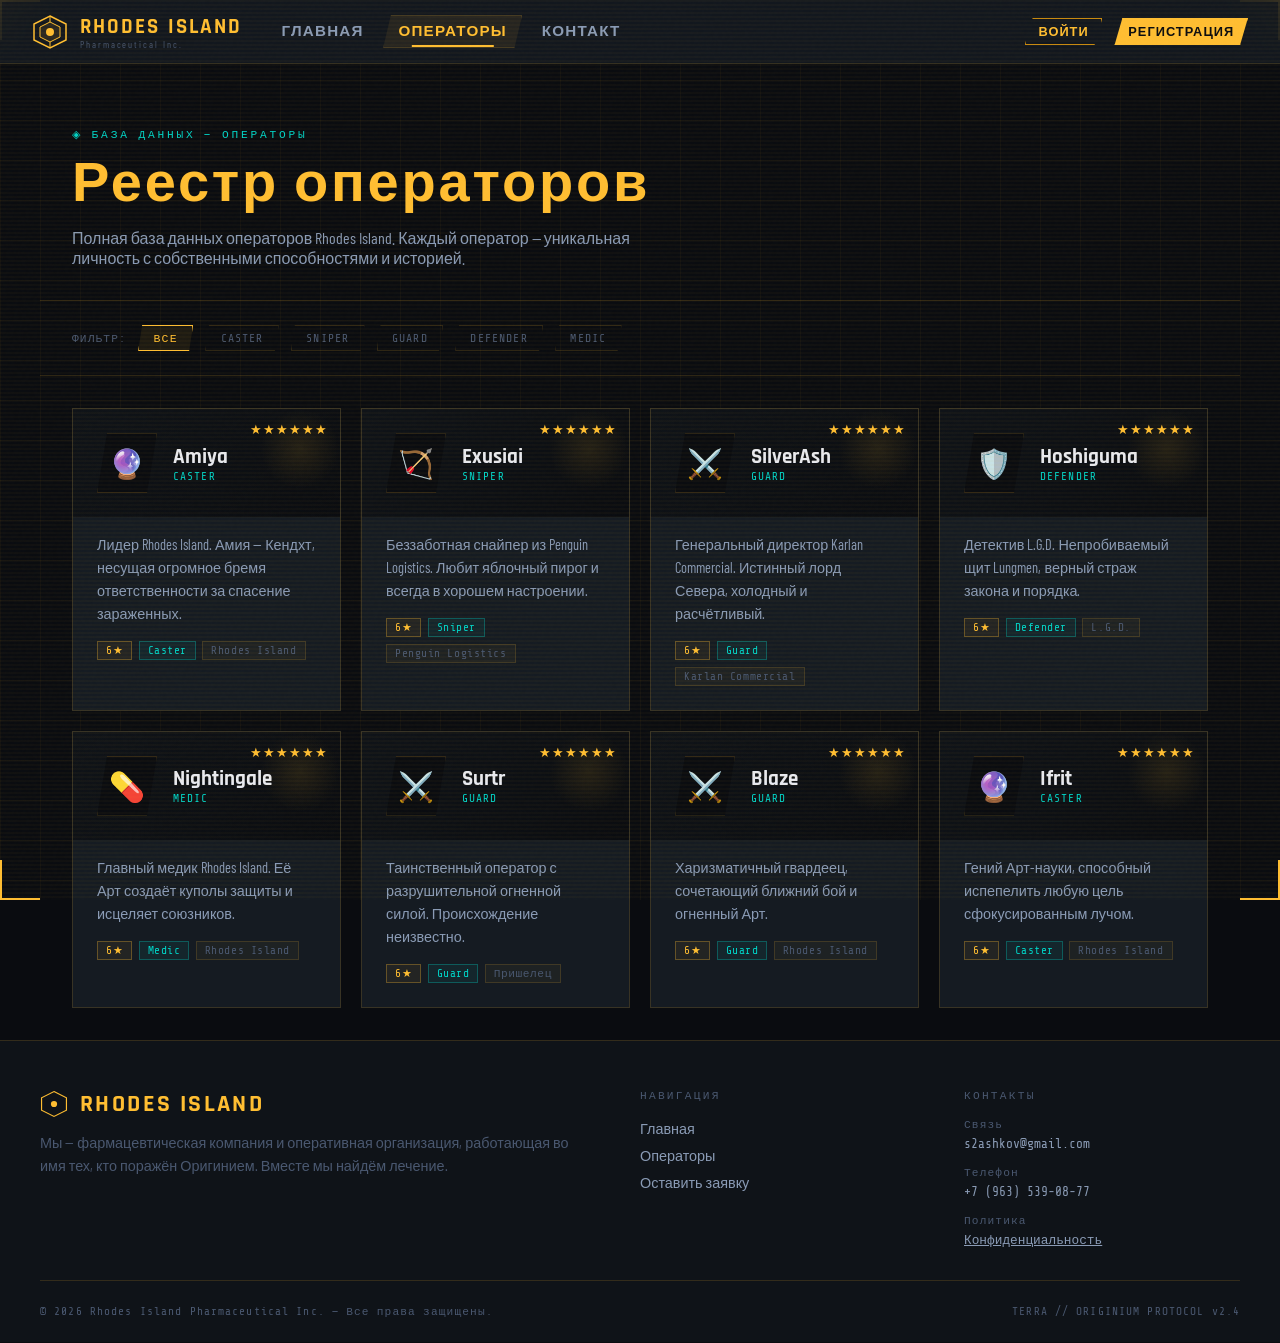
<file: operators.html>
<!DOCTYPE html>
<html lang="ru">
<head>
  <meta charset="UTF-8">
  <meta name="viewport" content="width=device-width, initial-scale=1.0">
  <title>Rhodes Island — Операторы</title>
  <link rel="stylesheet" href="css/style.css">
  <style>
    .page-hero {
      padding: 4rem 2rem 2rem;
      max-width: 1200px; margin: 0 auto;
      border-bottom: 1px solid var(--border);
    }
    .page-eyebrow {
      font-family: 'Share Tech Mono', monospace;
      font-size: 0.7rem; letter-spacing: 0.25em;
      color: var(--teal); text-transform: uppercase;
      margin-bottom: 0.5rem;
    }
    .page-title { font-size: clamp(2rem, 5vw, 3.5rem); color: var(--amber); }
    .page-desc { color: var(--text-secondary); margin-top: 0.5rem; max-width: 600px; font-size: 1rem; }

    /* Filters */
    .filter-bar {
      display: flex; gap: 0.75rem; flex-wrap: wrap;
      padding: 1.5rem 2rem;
      max-width: 1200px; margin: 0 auto;
      border-bottom: 1px solid var(--border);
    }
    .filter-btn {
      font-family: 'Share Tech Mono', monospace;
      font-size: 0.72rem; letter-spacing: 0.1em;
      text-transform: uppercase;
      padding: 0.35rem 0.9rem;
      background: transparent;
      border: 1px solid var(--border);
      color: var(--text-muted);
      cursor: pointer;
      transition: var(--transition);
      clip-path: polygon(4px 0%, 100% 0%, calc(100% - 4px) 100%, 0% 100%);
    }
    .filter-btn:hover, .filter-btn.active {
      border-color: var(--amber);
      color: var(--amber);
      background: rgba(255,190,50,0.08);
    }

    /* Operators grid */
    .ops-grid {
      display: grid;
      grid-template-columns: repeat(auto-fill, minmax(260px, 1fr));
      gap: 1.25rem;
      padding: 2rem;
      max-width: 1200px; margin: 0 auto;
    }
    .op-card {
      background: var(--bg-card);
      border: 1px solid var(--border);
      overflow: hidden;
      cursor: pointer;
      transition: var(--transition);
      position: relative;
    }
    .op-card:hover {
      border-color: var(--border-hot);
      transform: translateY(-4px);
      box-shadow: 0 8px 32px rgba(0,0,0,0.4), 0 0 20px rgba(255,190,50,0.1);
    }
    .op-card-top {
      padding: 1.5rem;
      background: linear-gradient(135deg, var(--bg-panel) 0%, var(--bg-deep) 100%);
      display: flex; align-items: center; gap: 1rem;
      position: relative;
      overflow: hidden;
    }
    .op-card-top::before {
      content: '';
      position: absolute; top: 0; right: 0;
      width: 80px; height: 80px;
      background: radial-gradient(circle, rgba(255,190,50,0.1) 0%, transparent 70%);
    }
    .op-avatar {
      width: 60px; height: 60px;
      background: var(--bg-deep);
      border: 1px solid var(--border);
      display: flex; align-items: center; justify-content: center;
      font-size: 1.8rem;
      clip-path: polygon(10px 0%, 100% 0%, calc(100% - 10px) 100%, 0% 100%);
      flex-shrink: 0;
    }
    .op-meta { flex: 1; }
    .op-name {
      font-family: 'Rajdhani', sans-serif;
      font-size: 1.3rem; font-weight: 700;
      color: var(--text-primary);
    }
    .op-class {
      font-family: 'Share Tech Mono', monospace;
      font-size: 0.7rem; color: var(--teal);
      letter-spacing: 0.1em; text-transform: uppercase;
    }
    .op-card-body { padding: 1rem 1.5rem 1.5rem; }
    .op-bio {
      font-size: 0.9rem; color: var(--text-secondary);
      line-height: 1.6; margin-bottom: 1rem;
    }
    .op-tags { display: flex; gap: 0.4rem; flex-wrap: wrap; }

    /* Stars */
    .op-stars {
      position: absolute; top: 0.75rem; right: 0.75rem;
      font-size: 0.8rem; color: var(--amber);
      letter-spacing: 1px;
    }

    /* Scan line on hover */
    .op-card::after {
      content: '';
      position: absolute;
      left: 0; right: 0;
      height: 2px;
      background: linear-gradient(90deg, transparent, var(--amber), transparent);
      top: -2px;
      transition: var(--transition);
      opacity: 0;
    }
    .op-card:hover::after { top: 0; opacity: 1; }

    /* Empty state */
    .empty-state {
      grid-column: 1/-1;
      text-align: center; padding: 4rem;
      color: var(--text-muted);
      font-family: 'Share Tech Mono', monospace;
    }

    /* Detail modal extras */
    .op-detail-header {
      display: flex; gap: 1.5rem; align-items: flex-start;
      margin-bottom: 1.5rem;
    }
    .op-detail-avatar {
      width: 80px; height: 80px;
      background: var(--bg-deep);
      border: 1px solid var(--border-hot);
      display: flex; align-items: center; justify-content: center;
      font-size: 2.5rem; flex-shrink: 0;
      clip-path: polygon(12px 0%, 100% 0%, calc(100% - 12px) 100%, 0% 100%);
    }
    .stat-row { display: flex; flex-direction: column; gap: 0.75rem; }
    .stat-item { display: flex; flex-direction: column; gap: 0.25rem; }
  </style>
</head>
<body>
  <header id="site-header"></header>

  <main>
    <div class="page-hero">
      <p class="page-eyebrow">◈ БАЗА ДАННЫХ — ОПЕРАТОРЫ</p>
      <h1 class="page-title">Реестр операторов</h1>
      <p class="page-desc">Полная база данных операторов Rhodes Island. Каждый оператор — уникальная личность с собственными способностями и историей.</p>
    </div>

    <div class="filter-bar">
      <span style="font-family:'Share Tech Mono',monospace;font-size:0.7rem;color:var(--text-muted);align-self:center;letter-spacing:0.1em">ФИЛЬТР:</span>
      <button class="filter-btn active" data-filter="all">Все</button>
      <button class="filter-btn" data-filter="Caster">Caster</button>
      <button class="filter-btn" data-filter="Sniper">Sniper</button>
      <button class="filter-btn" data-filter="Guard">Guard</button>
      <button class="filter-btn" data-filter="Defender">Defender</button>
      <button class="filter-btn" data-filter="Medic">Medic</button>
    </div>

    <div class="ops-grid" id="ops-grid"></div>
  </main>

  <footer id="site-footer"></footer>

  <script src="js/db.js"></script>
  <script src="js/layout.js"></script>
  <script src="js/app.js"></script>
  <script>
    const EMOJIS = {
      Caster: '🔮', Sniper: '🏹', Guard: '⚔️', Defender: '🛡️', Medic: '💊',
      Supporter: '🌿', Vanguard: '🗡️', Specialist: '🔧'
    };

    let currentFilter = 'all';

    function renderOperators() {
      const grid = document.getElementById('ops-grid');
      const ops = DB.getOperators();
      const filtered = currentFilter === 'all' ? ops : ops.filter(o => o.class === currentFilter);

      if (!filtered.length) {
        grid.innerHTML = '<div class="empty-state">// Операторы не найдены</div>';
        return;
      }

      grid.innerHTML = filtered.map((op, i) => `
        <div class="op-card anim-fade-up" style="animation-delay:${i * 0.07}s" onclick="showOperator(${op.id})">
          <div class="op-card-top">
            <div class="op-avatar">${EMOJIS[op.class] || '⚡'}</div>
            <div class="op-meta">
              <div class="op-name">${op.name}</div>
              <div class="op-class">${op.class}</div>
            </div>
            <div class="op-stars">${'★'.repeat(op.rarity)}</div>
          </div>
          <div class="op-card-body">
            <p class="op-bio">${op.bio}</p>
            <div class="op-tags">
              <span class="chip chip-amber">${op.rarity}★</span>
              <span class="chip chip-teal">${op.class}</span>
              <span class="chip">${op.faction}</span>
            </div>
          </div>
        </div>
      `).join('');
    }

    function showOperator(id) {
      const op = DB.getOperators().find(o => o.id === id);
      if (!op) return;
      Modal.open(`
        <div class="modal-header">
          <span class="modal-title">// ${op.name.toUpperCase()}</span>
          <button class="modal-close" onclick="Modal.close()">✕</button>
        </div>
        <div class="modal-body">
          <div class="op-detail-header">
            <div class="op-detail-avatar">${EMOJIS[op.class] || '⚡'}</div>
            <div>
              <h2 style="font-size:2rem;color:var(--amber)">${op.name}</h2>
              <div style="color:var(--teal);font-family:monospace;font-size:0.8rem;margin-bottom:0.5rem">${op.class} // ${op.faction}</div>
              <div class="rarity">${'★'.repeat(op.rarity)}</div>
            </div>
          </div>
          <div class="divider"></div>
          <div class="stat-row" style="margin-bottom:1.5rem">
            <div class="stat-item">
              <span class="hud-label">Биография</span>
              <p style="color:var(--text-secondary);line-height:1.7;font-size:0.95rem">${op.bio}</p>
            </div>
          </div>
          <div style="display:grid;grid-template-columns:1fr 1fr 1fr;gap:1rem">
            <div style="text-align:center;padding:1rem;border:1px solid var(--border);background:var(--bg-deep)">
              <div class="hud-label">Редкость</div>
              <div style="font-size:1.5rem;color:var(--amber);font-family:'Rajdhani',sans-serif">${op.rarity}★</div>
            </div>
            <div style="text-align:center;padding:1rem;border:1px solid var(--border);background:var(--bg-deep)">
              <div class="hud-label">Класс</div>
              <div style="font-size:1rem;color:var(--teal);font-family:'Rajdhani',sans-serif;font-weight:700">${op.class}</div>
            </div>
            <div style="text-align:center;padding:1rem;border:1px solid var(--border);background:var(--bg-deep)">
              <div class="hud-label">Фракция</div>
              <div style="font-size:0.85rem;color:var(--text-secondary);font-family:'Rajdhani',sans-serif;font-weight:700">${op.faction}</div>
            </div>
          </div>
          <div style="margin-top:1.5rem">
            <div class="hud-label" style="margin-bottom:0.5rem">Боевая готовность</div>
            <div class="progress-bar">
              <div class="progress-fill" style="width:${75 + op.rarity * 3}%"></div>
            </div>
          </div>
        </div>
      `);
    }

    // Filter buttons
    document.querySelectorAll('.filter-btn').forEach(btn => {
      btn.addEventListener('click', () => {
        document.querySelectorAll('.filter-btn').forEach(b => b.classList.remove('active'));
        btn.classList.add('active');
        currentFilter = btn.dataset.filter;
        renderOperators();
      });
    });

    document.addEventListener('DOMContentLoaded', renderOperators);
  </script>
</body>
</html>
</file>
<file: css/style.css>
/* ══════════════════════════════════════════════
   Rhodes Island — Global Styles
   Arknights aesthetic: dark military sci-fi,
   amber/teal accents, angular UI, hexagons
   ══════════════════════════════════════════════ */

@import url('https://fonts.googleapis.com/css2?family=Rajdhani:wght@400;500;600;700&family=Barlow+Condensed:ital,wght@0,300;0,400;0,600;1,400&family=Share+Tech+Mono&display=swap');

/* ── CSS Variables ── */
:root {
  --bg-deep:      #0a0c10;
  --bg-panel:     #0f1318;
  --bg-card:      #151b22;
  --bg-glass:     rgba(21, 27, 34, 0.85);
  --border:       rgba(255, 190, 50, 0.15);
  --border-hot:   rgba(255, 190, 50, 0.55);
  --amber:        #ffbe32;
  --amber-dim:    #c88a10;
  --teal:         #00d4c8;
  --teal-dim:     #00897f;
  --red:          #e03030;
  --text-primary: #e8eaf0;
  --text-secondary:#8a9bb5;
  --text-muted:   #4a5870;
  --scan-line:    rgba(255,190,50,0.03);
  --glow-amber:   0 0 20px rgba(255,190,50,0.4);
  --glow-teal:    0 0 20px rgba(0,212,200,0.4);
  --transition:   0.25s cubic-bezier(0.4,0,0.2,1);
}

/* ── Reset ── */
*, *::before, *::after { box-sizing: border-box; margin: 0; padding: 0; }
html { scroll-behavior: smooth; }

body {
  font-family: 'Barlow Condensed', sans-serif;
  background: var(--bg-deep);
  color: var(--text-primary);
  min-height: 100vh;
  overflow-x: hidden;
  position: relative;
}

/* ── Scanline overlay ── */
body::before {
  content: '';
  position: fixed; inset: 0;
  background: repeating-linear-gradient(
    0deg,
    transparent,
    transparent 2px,
    var(--scan-line) 2px,
    var(--scan-line) 4px
  );
  pointer-events: none;
  z-index: 9999;
}

/* ── Noise texture ── */
body::after {
  content: '';
  position: fixed; inset: 0;
  background-image: url("data:image/svg+xml,%3Csvg viewBox='0 0 256 256' xmlns='http://www.w3.org/2000/svg'%3E%3Cfilter id='n'%3E%3CfeTurbulence type='fractalNoise' baseFrequency='0.9' numOctaves='4' stitchTiles='stitch'/%3E%3C/filter%3E%3Crect width='100%25' height='100%25' filter='url(%23n)' opacity='0.03'/%3E%3C/svg%3E");
  pointer-events: none;
  z-index: 9998;
  opacity: 0.4;
}

/* ── Scrollbar ── */
::-webkit-scrollbar { width: 6px; }
::-webkit-scrollbar-track { background: var(--bg-deep); }
::-webkit-scrollbar-thumb { background: var(--amber-dim); border-radius: 3px; }

/* ── Typography ── */
h1,h2,h3,h4,h5 { font-family: 'Rajdhani', sans-serif; font-weight: 700; letter-spacing: 0.05em; }
.mono { font-family: 'Share Tech Mono', monospace; }

/* ── Background Grid ── */
.bg-grid {
  position: fixed; inset: 0; z-index: 0;
  background-image:
    linear-gradient(rgba(255,190,50,0.04) 1px, transparent 1px),
    linear-gradient(90deg, rgba(255,190,50,0.04) 1px, transparent 1px);
  background-size: 40px 40px;
  pointer-events: none;
}

/* ── Animated corner decorations ── */
.corner-deco {
  position: fixed;
  width: 120px; height: 120px;
  pointer-events: none; z-index: 1;
}
.corner-deco::before, .corner-deco::after {
  content: '';
  position: absolute;
  background: var(--amber);
  animation: cornerPulse 3s ease-in-out infinite;
}
.corner-deco.tl { top: 0; left: 0; }
.corner-deco.tl::before { top: 0; left: 0; width: 40px; height: 2px; }
.corner-deco.tl::after  { top: 0; left: 0; width: 2px; height: 40px; }
.corner-deco.tr { top: 0; right: 0; }
.corner-deco.tr::before { top: 0; right: 0; width: 40px; height: 2px; }
.corner-deco.tr::after  { top: 0; right: 0; width: 2px; height: 40px; }
.corner-deco.bl { bottom: 0; left: 0; }
.corner-deco.bl::before { bottom: 0; left: 0; width: 40px; height: 2px; }
.corner-deco.bl::after  { bottom: 0; left: 0; width: 2px; height: 40px; }
.corner-deco.br { bottom: 0; right: 0; }
.corner-deco.br::before { bottom: 0; right: 0; width: 40px; height: 2px; }
.corner-deco.br::after  { bottom: 0; right: 0; width: 2px; height: 40px; }

@keyframes cornerPulse {
  0%,100% { opacity: 0.4; }
  50% { opacity: 1; }
}

/* ══ HEADER ══ */
header {
  position: fixed; top: 0; left: 0; right: 0;
  z-index: 1000;
  background: var(--bg-glass);
  backdrop-filter: blur(12px);
  border-bottom: 1px solid var(--border);
  padding: 0 2rem;
  height: 64px;
  display: flex; align-items: center;
  justify-content: space-between;
}

.header-left {
  display: flex; align-items: center; gap: 1.5rem;
}

.logo {
  display: flex; align-items: center; gap: 0.75rem;
  text-decoration: none;
}
.logo-icon {
  width: 36px; height: 36px;
  position: relative;
  display: flex; align-items: center; justify-content: center;
}
.logo-icon svg { width: 100%; height: 100%; }
.logo-text {
  font-family: 'Rajdhani', sans-serif;
  font-size: 1.3rem; font-weight: 700;
  color: var(--amber);
  letter-spacing: 0.1em;
  text-transform: uppercase;
}
.logo-sub {
  display: block;
  font-size: 0.6rem;
  color: var(--text-muted);
  letter-spacing: 0.2em;
  line-height: 1;
}

nav {
  display: flex; align-items: center; gap: 0.25rem;
}
.nav-link {
  position: relative;
  font-family: 'Rajdhani', sans-serif;
  font-weight: 600; font-size: 0.95rem;
  letter-spacing: 0.08em;
  text-transform: uppercase;
  color: var(--text-secondary);
  text-decoration: none;
  padding: 0.4rem 0.9rem;
  border: 1px solid transparent;
  transition: var(--transition);
  clip-path: polygon(8px 0%, 100% 0%, calc(100% - 8px) 100%, 0% 100%);
}
.nav-link:hover, .nav-link.active {
  color: var(--amber);
  background: rgba(255,190,50,0.08);
  border-color: var(--border);
}
.nav-link::after {
  content: '';
  position: absolute;
  bottom: 0; left: 50%;
  transform: translateX(-50%);
  width: 0; height: 2px;
  background: var(--amber);
  transition: var(--transition);
}
.nav-link:hover::after, .nav-link.active::after { width: 60%; }

.header-right {
  display: flex; align-items: center; gap: 1rem;
}
.user-info {
  display: flex; align-items: center; gap: 0.5rem;
  font-size: 0.85rem; color: var(--text-secondary);
}
.user-badge {
  font-family: 'Share Tech Mono', monospace;
  font-size: 0.75rem;
  padding: 2px 8px;
  border: 1px solid var(--border);
  color: var(--teal);
  background: rgba(0,212,200,0.08);
  clip-path: polygon(4px 0%, 100% 0%, calc(100% - 4px) 100%, 0% 100%);
}
.user-badge.admin { color: var(--amber); background: rgba(255,190,50,0.08); border-color: var(--border-hot); }

/* ── Buttons ── */
.btn {
  font-family: 'Rajdhani', sans-serif;
  font-weight: 600; font-size: 0.9rem;
  letter-spacing: 0.08em; text-transform: uppercase;
  padding: 0.5rem 1.25rem;
  border: 1px solid;
  cursor: pointer;
  transition: var(--transition);
  text-decoration: none;
  display: inline-flex; align-items: center; gap: 0.4rem;
  clip-path: polygon(8px 0%, 100% 0%, calc(100% - 8px) 100%, 0% 100%);
  position: relative; overflow: hidden;
}
.btn::before {
  content: '';
  position: absolute; inset: 0;
  background: currentColor;
  opacity: 0;
  transition: var(--transition);
}
.btn:hover::before { opacity: 0.08; }

.btn-amber {
  color: var(--bg-deep);
  background: var(--amber);
  border-color: var(--amber);
}
.btn-amber:hover { box-shadow: var(--glow-amber); }

.btn-outline {
  color: var(--amber);
  background: transparent;
  border-color: var(--amber-dim);
}
.btn-outline:hover { border-color: var(--amber); box-shadow: var(--glow-amber); }

.btn-teal {
  color: var(--bg-deep);
  background: var(--teal);
  border-color: var(--teal);
}
.btn-teal:hover { box-shadow: var(--glow-teal); }

.btn-ghost {
  color: var(--text-secondary);
  background: transparent;
  border-color: var(--border);
}
.btn-ghost:hover { color: var(--text-primary); border-color: var(--text-secondary); }

.btn-danger {
  color: #fff;
  background: var(--red);
  border-color: var(--red);
}

.btn-sm { padding: 0.3rem 0.8rem; font-size: 0.8rem; }

/* ── Main content ── */
main {
  margin-top: 64px;
  position: relative; z-index: 2;
  min-height: calc(100vh - 64px);
}

/* ── Section ── */
.section {
  padding: 5rem 2rem;
  max-width: 1200px;
  margin: 0 auto;
}

.section-title {
  font-size: 2.5rem;
  color: var(--amber);
  margin-bottom: 0.5rem;
  position: relative;
  display: inline-block;
}
.section-title::before {
  content: attr(data-num);
  position: absolute;
  left: -2.5rem;
  font-size: 0.75rem;
  font-family: 'Share Tech Mono', monospace;
  color: var(--text-muted);
  top: 0.4rem;
}
.section-line {
  width: 60px; height: 2px;
  background: linear-gradient(90deg, var(--amber), transparent);
  margin-bottom: 3rem;
}

/* ── Cards ── */
.card {
  background: var(--bg-card);
  border: 1px solid var(--border);
  position: relative;
  overflow: hidden;
  transition: var(--transition);
}
.card:hover { border-color: var(--border-hot); }
.card::before {
  content: '';
  position: absolute;
  top: 0; left: 0;
  width: 3px; height: 100%;
  background: var(--amber);
  opacity: 0;
  transition: var(--transition);
}
.card:hover::before { opacity: 1; }

/* ── Panel ── */
.panel {
  background: var(--bg-panel);
  border: 1px solid var(--border);
  padding: 1.5rem;
  position: relative;
}
.panel::before {
  content: '';
  position: absolute;
  top: 0; left: 0; right: 0;
  height: 2px;
  background: linear-gradient(90deg, var(--amber), transparent);
}

/* ── Forms ── */
.form-group { margin-bottom: 1.2rem; }
.form-label {
  display: block;
  font-family: 'Share Tech Mono', monospace;
  font-size: 0.75rem;
  color: var(--text-muted);
  letter-spacing: 0.15em;
  text-transform: uppercase;
  margin-bottom: 0.4rem;
}
.form-input, .form-select, .form-textarea {
  width: 100%;
  background: var(--bg-deep);
  border: 1px solid var(--border);
  color: var(--text-primary);
  font-family: 'Barlow Condensed', sans-serif;
  font-size: 1rem;
  padding: 0.6rem 0.9rem;
  outline: none;
  transition: var(--transition);
  clip-path: polygon(6px 0%, 100% 0%, calc(100% - 6px) 100%, 0% 100%);
}
.form-input:focus, .form-select:focus, .form-textarea:focus {
  border-color: var(--amber);
  box-shadow: 0 0 0 2px rgba(255,190,50,0.1);
}
.form-textarea { resize: vertical; min-height: 100px; clip-path: none; }
.form-select option { background: var(--bg-panel); }
.form-error {
  color: var(--red);
  font-size: 0.8rem;
  margin-top: 0.3rem;
  font-family: 'Share Tech Mono', monospace;
}

/* ── Alert ── */
.alert {
  padding: 0.75rem 1rem;
  border: 1px solid;
  font-family: 'Share Tech Mono', monospace;
  font-size: 0.85rem;
  margin-bottom: 1rem;
  position: relative;
}
.alert-success { border-color: var(--teal); color: var(--teal); background: rgba(0,212,200,0.06); }
.alert-error { border-color: var(--red); color: var(--red); background: rgba(224,48,48,0.06); }
.alert-warning { border-color: var(--amber); color: var(--amber); background: rgba(255,190,50,0.06); }

/* ── Status badges ── */
.status-badge {
  font-family: 'Share Tech Mono', monospace;
  font-size: 0.7rem;
  padding: 2px 8px;
  letter-spacing: 0.1em;
  text-transform: uppercase;
}
.status-pending  { color: var(--amber); background: rgba(255,190,50,0.1); border: 1px solid rgba(255,190,50,0.3); }
.status-approved { color: var(--teal);  background: rgba(0,212,200,0.1);  border: 1px solid rgba(0,212,200,0.3); }
.status-rejected { color: var(--red);   background: rgba(224,48,48,0.1);  border: 1px solid rgba(224,48,48,0.3); }

/* ── Rarity stars ── */
.rarity { color: var(--amber); letter-spacing: 2px; font-size: 0.9rem; }

/* ── Table ── */
.data-table {
  width: 100%;
  border-collapse: collapse;
  font-size: 0.9rem;
}
.data-table th {
  font-family: 'Share Tech Mono', monospace;
  font-size: 0.7rem;
  letter-spacing: 0.15em;
  text-transform: uppercase;
  color: var(--text-muted);
  padding: 0.75rem 1rem;
  border-bottom: 1px solid var(--border);
  text-align: left;
}
.data-table td {
  padding: 0.75rem 1rem;
  border-bottom: 1px solid rgba(255,190,50,0.06);
  color: var(--text-secondary);
}
.data-table tr:hover td { background: rgba(255,190,50,0.03); }

/* ── FOOTER ── */
footer {
  position: relative; z-index: 2;
  background: var(--bg-panel);
  border-top: 1px solid var(--border);
  padding: 3rem 2rem 1.5rem;
}
.footer-grid {
  max-width: 1200px; margin: 0 auto;
  display: grid;
  grid-template-columns: 2fr 1fr 1fr;
  gap: 3rem;
  margin-bottom: 2rem;
}
.footer-brand .logo-text { font-size: 1.5rem; }
.footer-desc {
  color: var(--text-muted);
  font-size: 0.9rem;
  line-height: 1.6;
  margin-top: 0.75rem;
}
.footer-title {
  font-family: 'Share Tech Mono', monospace;
  font-size: 0.7rem;
  letter-spacing: 0.2em;
  color: var(--text-muted);
  text-transform: uppercase;
  margin-bottom: 1rem;
}
.footer-links { list-style: none; }
.footer-links li { margin-bottom: 0.5rem; }
.footer-links a {
  color: var(--text-secondary);
  text-decoration: none;
  font-size: 0.9rem;
  transition: var(--transition);
}
.footer-links a:hover { color: var(--amber); }
.footer-contact {
  display: flex; flex-direction: column; gap: 0.4rem;
}
.footer-contact span {
  font-family: 'Share Tech Mono', monospace;
  font-size: 0.8rem;
  color: var(--text-secondary);
}
.footer-contact .label { color: var(--text-muted); font-size: 0.7rem; letter-spacing: 0.1em; }
.footer-bottom {
  max-width: 1200px; margin: 0 auto;
  display: flex; align-items: center; justify-content: space-between;
  padding-top: 1.5rem;
  border-top: 1px solid var(--border);
  font-family: 'Share Tech Mono', monospace;
  font-size: 0.7rem;
  color: var(--text-muted);
  letter-spacing: 0.1em;
}

/* ── Animations ── */
@keyframes fadeInUp {
  from { opacity: 0; transform: translateY(20px); }
  to   { opacity: 1; transform: translateY(0); }
}
@keyframes fadeIn {
  from { opacity: 0; }
  to   { opacity: 1; }
}
@keyframes slideInLeft {
  from { opacity: 0; transform: translateX(-30px); }
  to   { opacity: 1; transform: translateX(0); }
}
@keyframes glitch {
  0%,100% { clip-path: none; transform: none; }
  20% { clip-path: polygon(0 10%, 100% 10%, 100% 20%, 0 20%); transform: translateX(3px); }
  40% { clip-path: polygon(0 50%, 100% 50%, 100% 60%, 0 60%); transform: translateX(-3px); }
  60% { clip-path: polygon(0 80%, 100% 80%, 100% 85%, 0 85%); transform: translateX(2px); }
}
@keyframes hexSpin {
  from { transform: rotate(0deg); }
  to   { transform: rotate(360deg); }
}
@keyframes dataBlink {
  0%,100% { opacity: 1; }
  50% { opacity: 0; }
}
@keyframes scanMove {
  from { top: -2px; }
  to   { top: 100%; }
}

.anim-fade-up   { animation: fadeInUp 0.6s ease both; }
.anim-fade      { animation: fadeIn 0.4s ease both; }
.anim-slide-left { animation: slideInLeft 0.5s ease both; }

/* staggered delays */
.delay-1 { animation-delay: 0.1s; }
.delay-2 { animation-delay: 0.2s; }
.delay-3 { animation-delay: 0.3s; }
.delay-4 { animation-delay: 0.4s; }
.delay-5 { animation-delay: 0.5s; }

/* ── HUD elements ── */
.hud-label {
  font-family: 'Share Tech Mono', monospace;
  font-size: 0.65rem;
  letter-spacing: 0.2em;
  color: var(--text-muted);
  text-transform: uppercase;
}
.hud-value {
  font-family: 'Rajdhani', sans-serif;
  font-size: 1.8rem;
  font-weight: 700;
  color: var(--amber);
  line-height: 1;
}

/* ── Progress bar ── */
.progress-bar {
  height: 4px;
  background: var(--bg-deep);
  border: 1px solid var(--border);
  position: relative;
  overflow: hidden;
}
.progress-fill {
  height: 100%;
  background: linear-gradient(90deg, var(--amber-dim), var(--amber));
  transition: width 1s ease;
  position: relative;
}
.progress-fill::after {
  content: '';
  position: absolute; right: 0; top: 0;
  width: 4px; height: 100%;
  background: #fff;
  box-shadow: 0 0 6px var(--amber);
}

/* ── Modal ── */
.modal-overlay {
  position: fixed; inset: 0;
  background: rgba(0,0,0,0.8);
  backdrop-filter: blur(4px);
  z-index: 2000;
  display: flex; align-items: center; justify-content: center;
  animation: fadeIn 0.2s ease;
}
.modal {
  background: var(--bg-panel);
  border: 1px solid var(--border-hot);
  width: min(500px, 90vw);
  max-height: 90vh;
  overflow-y: auto;
  position: relative;
  animation: fadeInUp 0.3s ease;
}
.modal::before {
  content: '';
  position: absolute; top: 0; left: 0; right: 0;
  height: 2px;
  background: linear-gradient(90deg, var(--amber), var(--teal));
}
.modal-header {
  display: flex; align-items: center; justify-content: space-between;
  padding: 1.25rem 1.5rem;
  border-bottom: 1px solid var(--border);
}
.modal-title {
  font-family: 'Rajdhani', sans-serif;
  font-size: 1.3rem;
  color: var(--amber);
  letter-spacing: 0.05em;
}
.modal-close {
  background: none; border: none;
  color: var(--text-muted);
  font-size: 1.5rem; cursor: pointer;
  transition: var(--transition);
  line-height: 1;
}
.modal-close:hover { color: var(--red); }
.modal-body { padding: 1.5rem; }

/* ── Responsive ── */
@media (max-width: 768px) {
  .footer-grid { grid-template-columns: 1fr; gap: 2rem; }
  nav { display: none; }
  .section { padding: 3rem 1rem; }
  .header-right .user-info .username-text { display: none; }
}

/* ── Glitch text effect ── */
.glitch {
  position: relative;
  display: inline-block;
}
.glitch:hover::before, .glitch:hover::after {
  content: attr(data-text);
  position: absolute; left: 0; top: 0;
  width: 100%; height: 100%;
}
.glitch:hover::before {
  color: var(--teal);
  animation: glitch 0.4s steps(1) infinite;
  left: 2px;
}
.glitch:hover::after {
  color: var(--red);
  animation: glitch 0.4s steps(1) infinite reverse;
  left: -2px;
}

/* ── Hex pattern ── */
.hex-bg {
  position: absolute;
  opacity: 0.04;
  pointer-events: none;
}

/* ── Divider ── */
.divider {
  border: none;
  border-top: 1px solid var(--border);
  margin: 2rem 0;
}

/* ── Chip tags ── */
.chip {
  display: inline-block;
  font-family: 'Share Tech Mono', monospace;
  font-size: 0.7rem;
  padding: 2px 8px;
  letter-spacing: 0.05em;
  border: 1px solid var(--border);
  color: var(--text-muted);
  background: rgba(255,190,50,0.04);
}
.chip-teal { color: var(--teal); border-color: rgba(0,212,200,0.3); background: rgba(0,212,200,0.06); }
.chip-amber { color: var(--amber); border-color: rgba(255,190,50,0.3); background: rgba(255,190,50,0.06); }
</file>
